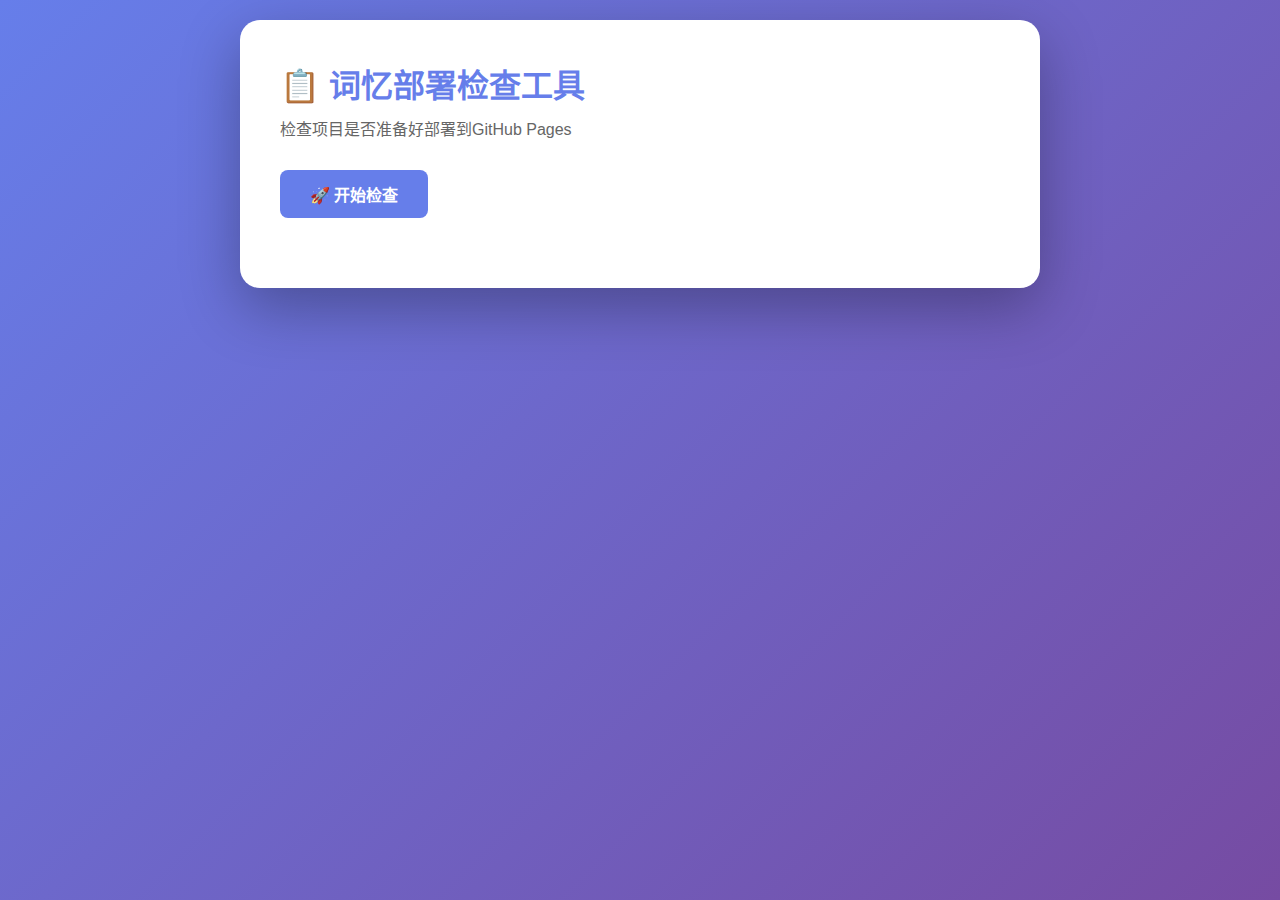
<file: check-deployment.html>
<!DOCTYPE html>
<html lang="zh-CN">
<head>
    <meta charset="UTF-8">
    <meta name="viewport" content="width=device-width, initial-scale=1.0">
    <title>词忆部署检查工具</title>
    <style>
        * {
            margin: 0;
            padding: 0;
            box-sizing: border-box;
        }
        
        body {
            font-family: -apple-system, BlinkMacSystemFont, "Segoe UI", sans-serif;
            background: linear-gradient(135deg, #667eea 0%, #764ba2 100%);
            min-height: 100vh;
            padding: 20px;
        }
        
        .container {
            max-width: 800px;
            margin: 0 auto;
            background: white;
            border-radius: 20px;
            padding: 40px;
            box-shadow: 0 20px 60px rgba(0,0,0,0.3);
        }
        
        h1 {
            color: #667eea;
            margin-bottom: 10px;
            font-size: 32px;
        }
        
        .subtitle {
            color: #666;
            margin-bottom: 30px;
        }
        
        .check-item {
            padding: 15px;
            margin-bottom: 15px;
            border-radius: 10px;
            border-left: 4px solid #ddd;
            background: #f8f9fa;
            transition: all 0.3s;
        }
        
        .check-item.success {
            border-left-color: #28a745;
            background: #d4edda;
        }
        
        .check-item.error {
            border-left-color: #dc3545;
            background: #f8d7da;
        }
        
        .check-item.warning {
            border-left-color: #ffc107;
            background: #fff3cd;
        }
        
        .check-title {
            font-weight: 600;
            margin-bottom: 5px;
            display: flex;
            align-items: center;
            gap: 10px;
        }
        
        .check-message {
            font-size: 14px;
            color: #666;
        }
        
        .icon {
            font-size: 20px;
        }
        
        .btn {
            background: #667eea;
            color: white;
            border: none;
            padding: 12px 30px;
            border-radius: 8px;
            cursor: pointer;
            font-size: 16px;
            font-weight: 600;
            transition: all 0.3s;
        }
        
        .btn:hover {
            background: #5568d3;
            transform: translateY(-2px);
            box-shadow: 0 5px 15px rgba(102, 126, 234, 0.4);
        }
        
        .summary {
            padding: 20px;
            background: #e7f3ff;
            border-radius: 10px;
            margin-top: 30px;
        }
        
        .summary h3 {
            color: #667eea;
            margin-bottom: 10px;
        }
        
        .stats {
            display: flex;
            gap: 20px;
            margin-top: 15px;
        }
        
        .stat {
            flex: 1;
            text-align: center;
            padding: 15px;
            background: white;
            border-radius: 8px;
        }
        
        .stat-number {
            font-size: 32px;
            font-weight: bold;
            margin-bottom: 5px;
        }
        
        .stat-label {
            font-size: 14px;
            color: #666;
        }
        
        .success-color { color: #28a745; }
        .error-color { color: #dc3545; }
        .warning-color { color: #ffc107; }
    </style>
</head>
<body>
    <div class="container">
        <h1>📋 词忆部署检查工具</h1>
        <p class="subtitle">检查项目是否准备好部署到GitHub Pages</p>
        
        <button class="btn" onclick="runChecks()">🚀 开始检查</button>
        
        <div id="results" style="margin-top: 30px;"></div>
        <div id="summary" style="display: none;"></div>
    </div>
    
    <script>
        async function runChecks() {
            const resultsDiv = document.getElementById('results');
            const summaryDiv = document.getElementById('summary');
            resultsDiv.innerHTML = '<p>正在检查...</p>';
            
            const checks = [];
            let successCount = 0;
            let errorCount = 0;
            let warningCount = 0;
            
            // 检查1: Service Worker
            try {
                const sw = await fetch('./service-worker.js');
                if (sw.ok) {
                    checks.push({
                        title: 'Service Worker',
                        message: 'service-worker.js 文件存在',
                        status: 'success'
                    });
                    successCount++;
                } else {
                    throw new Error();
                }
            } catch (e) {
                checks.push({
                    title: 'Service Worker',
                    message: '未找到 service-worker.js 文件',
                    status: 'error'
                });
                errorCount++;
            }
            
            // 检查2: Manifest
            try {
                const manifest = await fetch('./manifest.json');
                if (manifest.ok) {
                    checks.push({
                        title: 'PWA Manifest',
                        message: 'manifest.json 文件存在',
                        status: 'success'
                    });
                    successCount++;
                } else {
                    throw new Error();
                }
            } catch (e) {
                checks.push({
                    title: 'PWA Manifest',
                    message: '未找到 manifest.json 文件',
                    status: 'error'
                });
                errorCount++;
            }
            
            // 检查3: 图标 192x192
            try {
                const icon192 = await fetch('./static/image/icon-192.png');
                if (icon192.ok) {
                    checks.push({
                        title: 'PWA图标 (192x192)',
                        message: 'icon-192.png 文件存在',
                        status: 'success'
                    });
                    successCount++;
                } else {
                    throw new Error();
                }
            } catch (e) {
                checks.push({
                    title: 'PWA图标 (192x192)',
                    message: '未找到 static/image/icon-192.png 文件',
                    status: 'error'
                });
                errorCount++;
            }
            
            // 检查4: 图标 512x512
            try {
                const icon512 = await fetch('./static/image/icon-512.png');
                if (icon512.ok) {
                    checks.push({
                        title: 'PWA图标 (512x512)',
                        message: 'icon-512.png 文件存在',
                        status: 'success'
                    });
                    successCount++;
                } else {
                    throw new Error();
                }
            } catch (e) {
                checks.push({
                    title: 'PWA图标 (512x512)',
                    message: '未找到 static/image/icon-512.png 文件',
                    status: 'error'
                });
                errorCount++;
            }
            
            // 检查5: README
            try {
                const readme = await fetch('./README.md');
                if (readme.ok) {
                    checks.push({
                        title: 'README文档',
                        message: 'README.md 文件存在',
                        status: 'success'
                    });
                    successCount++;
                } else {
                    throw new Error();
                }
            } catch (e) {
                checks.push({
                    title: 'README文档',
                    message: '未找到 README.md 文件',
                    status: 'warning'
                });
                warningCount++;
            }
            
            // 检查6: localStorage支持
            if (typeof(Storage) !== "undefined") {
                checks.push({
                    title: 'localStorage支持',
                    message: '浏览器支持 localStorage',
                    status: 'success'
                });
                successCount++;
            } else {
                checks.push({
                    title: 'localStorage支持',
                    message: '浏览器不支持 localStorage',
                    status: 'error'
                });
                errorCount++;
            }
            
            // 检查7: Service Worker支持
            if ('serviceWorker' in navigator) {
                checks.push({
                    title: 'Service Worker支持',
                    message: '浏览器支持 Service Worker',
                    status: 'success'
                });
                successCount++;
            } else {
                checks.push({
                    title: 'Service Worker支持',
                    message: '浏览器不支持 Service Worker（需要HTTPS）',
                    status: 'warning'
                });
                warningCount++;
            }
            
            // 检查8: HTTPS
            if (location.protocol === 'https:' || location.hostname === 'localhost') {
                checks.push({
                    title: 'HTTPS协议',
                    message: '正在使用安全连接',
                    status: 'success'
                });
                successCount++;
            } else {
                checks.push({
                    title: 'HTTPS协议',
                    message: 'PWA需要HTTPS协议（GitHub Pages自动提供）',
                    status: 'warning'
                });
                warningCount++;
            }
            
            // 渲染结果
            resultsDiv.innerHTML = checks.map(check => `
                <div class="check-item ${check.status}">
                    <div class="check-title">
                        <span class="icon">${getIcon(check.status)}</span>
                        <span>${check.title}</span>
                    </div>
                    <div class="check-message">${check.message}</div>
                </div>
            `).join('');
            
            // 渲染总结
            summaryDiv.style.display = 'block';
            const total = successCount + errorCount + warningCount;
            const readyToDeploy = errorCount === 0;
            
            summaryDiv.innerHTML = `
                <div class="summary">
                    <h3>${readyToDeploy ? '✅ 准备就绪！' : '⚠️ 需要修复问题'}</h3>
                    <p>${readyToDeploy 
                        ? '项目已准备好部署到GitHub Pages！' 
                        : '请先修复错误项，警告项可以忽略。'}</p>
                    <div class="stats">
                        <div class="stat">
                            <div class="stat-number success-color">${successCount}</div>
                            <div class="stat-label">通过</div>
                        </div>
                        <div class="stat">
                            <div class="stat-number error-color">${errorCount}</div>
                            <div class="stat-label">错误</div>
                        </div>
                        <div class="stat">
                            <div class="stat-number warning-color">${warningCount}</div>
                            <div class="stat-label">警告</div>
                        </div>
                    </div>
                </div>
            `;
        }
        
        function getIcon(status) {
            switch(status) {
                case 'success': return '✅';
                case 'error': return '❌';
                case 'warning': return '⚠️';
                default: return '❓';
            }
        }
    </script>
</body>
</html>
</file>
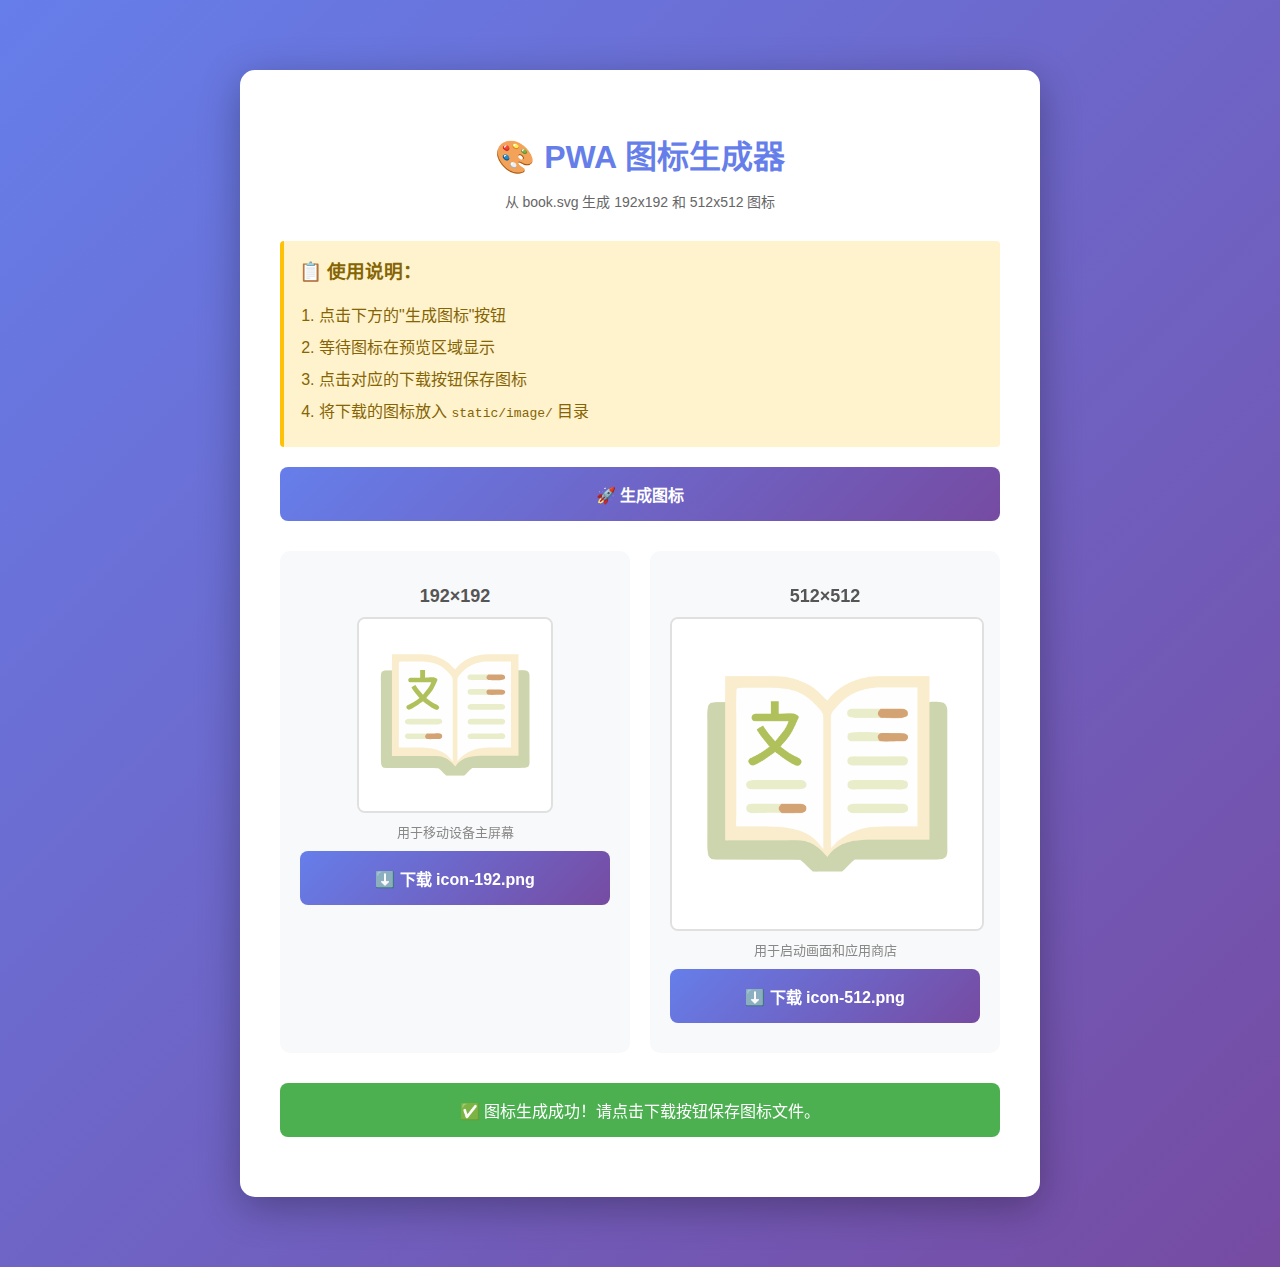
<file: generate-icons.html>
<!DOCTYPE html>
<html lang="zh-CN">
<head>
    <meta charset="UTF-8">
    <meta name="viewport" content="width=device-width, initial-scale=1.0">
    <title>PWA 图标生成器</title>
    <style>
        body {
            font-family: 'Segoe UI', Tahoma, Geneva, Verdana, sans-serif;
            max-width: 800px;
            margin: 50px auto;
            padding: 20px;
            background: linear-gradient(135deg, #667eea 0%, #764ba2 100%);
            color: #333;
        }
        .container {
            background: white;
            padding: 40px;
            border-radius: 15px;
            box-shadow: 0 10px 40px rgba(0,0,0,0.3);
        }
        h1 {
            color: #667eea;
            text-align: center;
            margin-bottom: 10px;
        }
        .subtitle {
            text-align: center;
            color: #666;
            margin-bottom: 30px;
            font-size: 14px;
        }
        .preview {
            display: flex;
            justify-content: space-around;
            margin: 30px 0;
            gap: 20px;
        }
        .preview-item {
            text-align: center;
            padding: 20px;
            background: #f8f9fa;
            border-radius: 10px;
            flex: 1;
        }
        .preview-item canvas {
            border: 2px solid #e0e0e0;
            border-radius: 8px;
            max-width: 100%;
            height: auto;
        }
        .preview-item h3 {
            margin: 15px 0 10px;
            color: #555;
            font-size: 18px;
        }
        .preview-item p {
            margin: 5px 0;
            color: #888;
            font-size: 13px;
        }
        button {
            display: block;
            width: 100%;
            padding: 15px;
            margin: 10px 0;
            font-size: 16px;
            font-weight: bold;
            color: white;
            background: linear-gradient(135deg, #667eea 0%, #764ba2 100%);
            border: none;
            border-radius: 8px;
            cursor: pointer;
            transition: transform 0.2s, box-shadow 0.2s;
        }
        button:hover {
            transform: translateY(-2px);
            box-shadow: 0 5px 20px rgba(102, 126, 234, 0.4);
        }
        button:active {
            transform: translateY(0);
        }
        .success {
            background: #4CAF50;
            color: white;
            padding: 15px;
            border-radius: 8px;
            margin: 20px 0;
            text-align: center;
            display: none;
        }
        .instructions {
            background: #fff3cd;
            border-left: 4px solid #ffc107;
            padding: 15px;
            margin: 20px 0;
            border-radius: 4px;
        }
        .instructions h3 {
            margin-top: 0;
            color: #856404;
        }
        .instructions ol {
            margin: 10px 0;
            padding-left: 20px;
        }
        .instructions li {
            margin: 8px 0;
            color: #856404;
        }
        .status {
            text-align: center;
            margin: 20px 0;
            font-weight: bold;
            color: #667eea;
        }
    </style>
</head>
<body>
    <div class="container">
        <h1>🎨 PWA 图标生成器</h1>
        <p class="subtitle">从 book.svg 生成 192x192 和 512x512 图标</p>

        <div class="instructions">
            <h3>📋 使用说明：</h3>
            <ol>
                <li>点击下方的"生成图标"按钮</li>
                <li>等待图标在预览区域显示</li>
                <li>点击对应的下载按钮保存图标</li>
                <li>将下载的图标放入 <code>static/image/</code> 目录</li>
            </ol>
        </div>

        <button id="generateBtn" onclick="generateIcons()">🚀 生成图标</button>

        <div class="status" id="status"></div>

        <div class="preview" id="preview" style="display: none;">
            <div class="preview-item">
                <h3>192×192</h3>
                <canvas id="canvas192" width="192" height="192"></canvas>
                <p>用于移动设备主屏幕</p>
                <button onclick="downloadIcon(192)">⬇️ 下载 icon-192.png</button>
            </div>
            <div class="preview-item">
                <h3>512×512</h3>
                <canvas id="canvas512" width="512" height="512"></canvas>
                <p>用于启动画面和应用商店</p>
                <button onclick="downloadIcon(512)">⬇️ 下载 icon-512.png</button>
            </div>
        </div>

        <div class="success" id="success">
            ✅ 图标生成成功！请点击下载按钮保存图标文件。
        </div>
    </div>

    <script>
        async function generateIcons() {
            const status = document.getElementById('status');
            const preview = document.getElementById('preview');
            const success = document.getElementById('success');
            const generateBtn = document.getElementById('generateBtn');

            status.textContent = '⏳ 正在生成图标...';
            generateBtn.disabled = true;
            preview.style.display = 'none';
            success.style.display = 'none';

            try {
                // 加载 SVG
                const response = await fetch('static/image/book.svg');
                const svgText = await response.text();

                // 创建一个临时的 img 元素来加载 SVG
                const img = new Image();
                const svgBlob = new Blob([svgText], { type: 'image/svg+xml' });
                const url = URL.createObjectURL(svgBlob);

                img.onload = function() {
                    // 生成 192x192
                    const canvas192 = document.getElementById('canvas192');
                    const ctx192 = canvas192.getContext('2d');
                    ctx192.fillStyle = 'white';
                    ctx192.fillRect(0, 0, 192, 192);
                    ctx192.drawImage(img, 0, 0, 192, 192);

                    // 生成 512x512
                    const canvas512 = document.getElementById('canvas512');
                    const ctx512 = canvas512.getContext('2d');
                    ctx512.fillStyle = 'white';
                    ctx512.fillRect(0, 0, 512, 512);
                    ctx512.drawImage(img, 0, 0, 512, 512);

                    // 清理
                    URL.revokeObjectURL(url);

                    // 显示结果
                    status.textContent = '';
                    preview.style.display = 'flex';
                    success.style.display = 'block';
                    generateBtn.disabled = false;
                };

                img.onerror = function() {
                    status.textContent = '❌ 加载 SVG 失败，请确保文件路径正确';
                    status.style.color = '#d32f2f';
                    generateBtn.disabled = false;
                };

                img.src = url;

            } catch (error) {
                status.textContent = '❌ 生成失败: ' + error.message;
                status.style.color = '#d32f2f';
                generateBtn.disabled = false;
            }
        }

        function downloadIcon(size) {
            const canvas = document.getElementById('canvas' + size);
            canvas.toBlob(function(blob) {
                const url = URL.createObjectURL(blob);
                const a = document.createElement('a');
                a.href = url;
                a.download = 'icon-' + size + '.png';
                document.body.appendChild(a);
                a.click();
                document.body.removeChild(a);
                URL.revokeObjectURL(url);
            }, 'image/png');
        }

        // 页面加载完成后自动生成
        window.addEventListener('load', function() {
            setTimeout(generateIcons, 500);
        });
    </script>
</body>
</html>
</file>
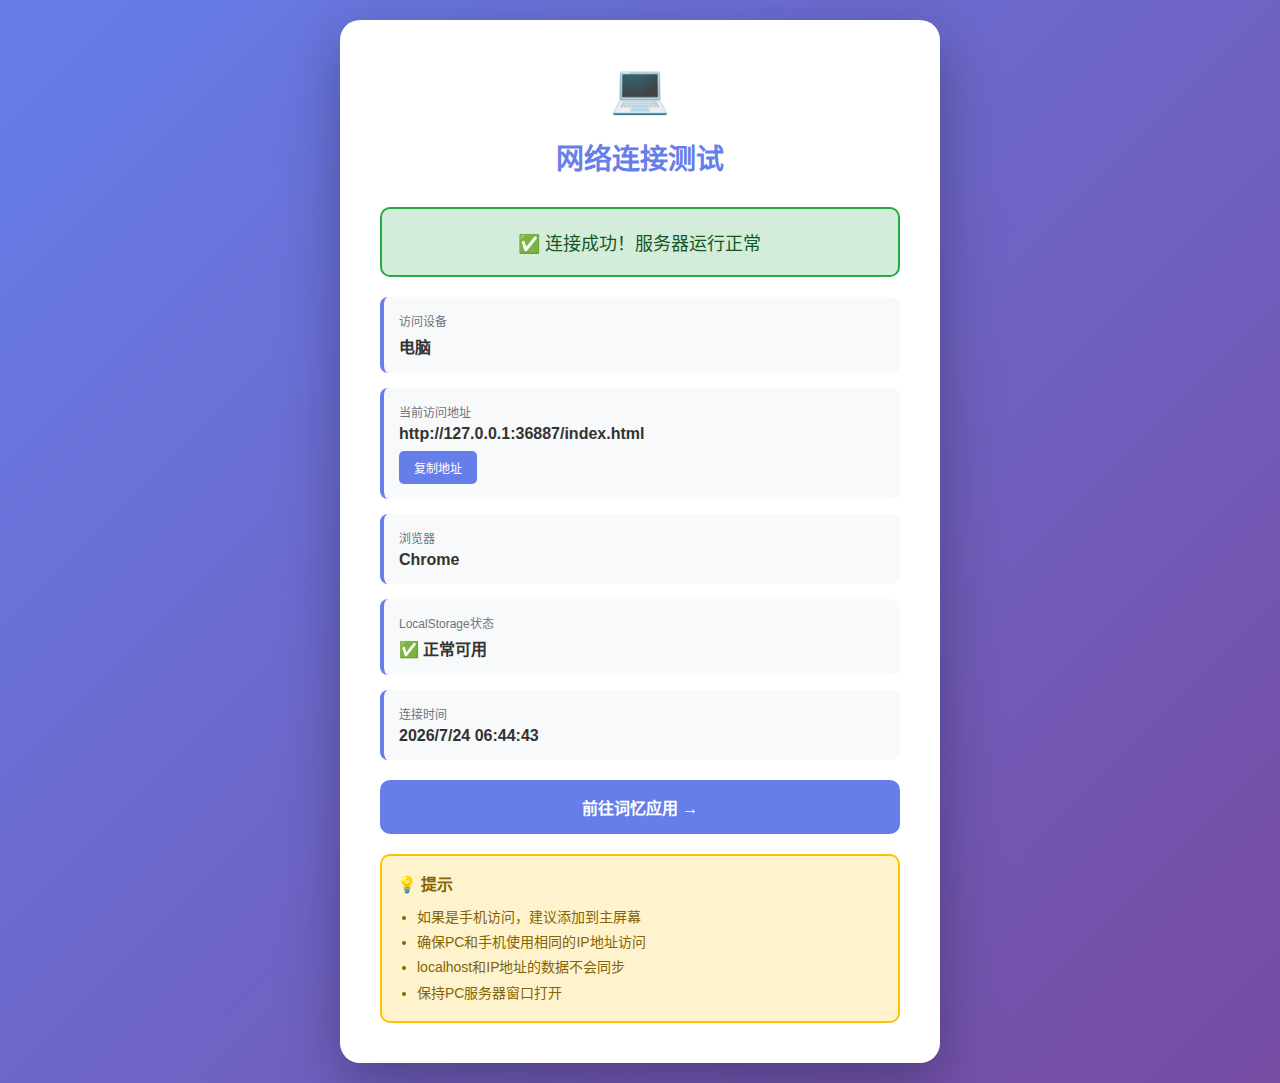
<file: network-test.html>
<!DOCTYPE html>
<html lang="zh-CN">
<head>
    <meta charset="UTF-8">
    <meta name="viewport" content="width=device-width, initial-scale=1.0">
    <title>词忆 - 网络连接测试</title>
    <style>
        * {
            margin: 0;
            padding: 0;
            box-sizing: border-box;
        }
        
        body {
            font-family: -apple-system, BlinkMacSystemFont, 'Segoe UI', 'Microsoft YaHei', sans-serif;
            background: linear-gradient(135deg, #667eea 0%, #764ba2 100%);
            min-height: 100vh;
            display: flex;
            align-items: center;
            justify-content: center;
            padding: 20px;
        }
        
        .container {
            background: white;
            border-radius: 20px;
            padding: 40px;
            max-width: 600px;
            width: 100%;
            box-shadow: 0 20px 60px rgba(0,0,0,0.3);
        }
        
        h1 {
            color: #667eea;
            margin-bottom: 30px;
            text-align: center;
            font-size: 28px;
        }
        
        .status {
            padding: 20px;
            border-radius: 10px;
            margin-bottom: 20px;
            text-align: center;
            font-size: 18px;
            font-weight: 500;
        }
        
        .success {
            background: #d4edda;
            color: #155724;
            border: 2px solid #28a745;
        }
        
        .info {
            background: #d1ecf1;
            color: #0c5460;
            border: 2px solid #17a2b8;
        }
        
        .info-grid {
            display: grid;
            gap: 15px;
            margin-top: 20px;
        }
        
        .info-item {
            background: #f8f9fa;
            padding: 15px;
            border-radius: 8px;
            border-left: 4px solid #667eea;
        }
        
        .info-label {
            font-size: 12px;
            color: #6c757d;
            margin-bottom: 5px;
        }
        
        .info-value {
            font-size: 16px;
            font-weight: 600;
            color: #333;
            word-break: break-all;
        }
        
        .copy-btn {
            background: #667eea;
            color: white;
            border: none;
            padding: 8px 15px;
            border-radius: 5px;
            cursor: pointer;
            font-size: 12px;
            margin-top: 8px;
            transition: all 0.3s;
        }
        
        .copy-btn:hover {
            background: #5568d3;
            transform: translateY(-2px);
        }
        
        .copy-btn:active {
            transform: translateY(0);
        }
        
        .btn-primary {
            display: block;
            width: 100%;
            background: #667eea;
            color: white;
            border: none;
            padding: 15px;
            border-radius: 10px;
            font-size: 16px;
            font-weight: 600;
            cursor: pointer;
            margin-top: 20px;
            transition: all 0.3s;
        }
        
        .btn-primary:hover {
            background: #5568d3;
            transform: translateY(-2px);
            box-shadow: 0 5px 20px rgba(102, 126, 234, 0.4);
        }
        
        .device-icon {
            font-size: 48px;
            text-align: center;
            margin-bottom: 20px;
        }
        
        .tips {
            background: #fff3cd;
            border: 2px solid #ffc107;
            border-radius: 10px;
            padding: 15px;
            margin-top: 20px;
        }
        
        .tips-title {
            font-weight: 600;
            color: #856404;
            margin-bottom: 10px;
        }
        
        .tips-list {
            font-size: 14px;
            color: #856404;
            line-height: 1.8;
            padding-left: 20px;
        }
    </style>
</head>
<body>
    <div class="container">
        <div class="device-icon" id="deviceIcon">📱</div>
        <h1>网络连接测试</h1>
        
        <div class="status success">
            ✅ 连接成功！服务器运行正常
        </div>
        
        <div class="info-grid">
            <div class="info-item">
                <div class="info-label">访问设备</div>
                <div class="info-value" id="deviceType">检测中...</div>
            </div>
            
            <div class="info-item">
                <div class="info-label">当前访问地址</div>
                <div class="info-value" id="currentUrl">-</div>
                <button class="copy-btn" onclick="copyUrl()">复制地址</button>
            </div>
            
            <div class="info-item">
                <div class="info-label">浏览器</div>
                <div class="info-value" id="browser">-</div>
            </div>
            
            <div class="info-item">
                <div class="info-label">LocalStorage状态</div>
                <div class="info-value" id="storageStatus">-</div>
            </div>
            
            <div class="info-item">
                <div class="info-label">连接时间</div>
                <div class="info-value" id="timestamp">-</div>
            </div>
        </div>
        
        <button class="btn-primary" onclick="goToApp()">
            前往词忆应用 →
        </button>
        
        <div class="tips">
            <div class="tips-title">💡 提示</div>
            <ul class="tips-list">
                <li>如果是手机访问，建议添加到主屏幕</li>
                <li>确保PC和手机使用相同的IP地址访问</li>
                <li>localhost和IP地址的数据不会同步</li>
                <li>保持PC服务器窗口打开</li>
            </ul>
        </div>
    </div>
    
    <script>
        // 检测设备类型
        function detectDevice() {
            const ua = navigator.userAgent;
            if (/mobile/i.test(ua)) {
                document.getElementById('deviceIcon').textContent = '📱';
                return '手机' + (/(iPad|iPhone|iPod)/i.test(ua) ? ' (iOS)' : /(Android)/i.test(ua) ? ' (Android)' : '');
            } else if (/tablet|ipad/i.test(ua)) {
                document.getElementById('deviceIcon').textContent = '📱';
                return '平板';
            } else {
                document.getElementById('deviceIcon').textContent = '💻';
                return '电脑';
            }
        }
        
        // 检测浏览器
        function detectBrowser() {
            const ua = navigator.userAgent;
            if (ua.indexOf('Chrome') > -1 && ua.indexOf('Edge') === -1) return 'Chrome';
            if (ua.indexOf('Safari') > -1 && ua.indexOf('Chrome') === -1) return 'Safari';
            if (ua.indexOf('Firefox') > -1) return 'Firefox';
            if (ua.indexOf('Edge') > -1) return 'Edge';
            return '未知浏览器';
        }
        
        // 检测LocalStorage
        function checkStorage() {
            try {
                localStorage.setItem('test', 'test');
                localStorage.removeItem('test');
                return '✅ 正常可用';
            } catch (e) {
                return '❌ 不可用';
            }
        }
        
        // 复制URL
        function copyUrl() {
            const url = document.getElementById('currentUrl').textContent;
            navigator.clipboard.writeText(url).then(() => {
                alert('✅ 地址已复制到剪贴板');
            }).catch(() => {
                // 备用方案
                const textArea = document.createElement('textarea');
                textArea.value = url;
                document.body.appendChild(textArea);
                textArea.select();
                document.execCommand('copy');
                document.body.removeChild(textArea);
                alert('✅ 地址已复制到剪贴板');
            });
        }
        
        // 前往应用
        function goToApp() {
            window.location.href = 'index.html';
        }
        
        // 初始化
        window.onload = function() {
            document.getElementById('deviceType').textContent = detectDevice();
            document.getElementById('currentUrl').textContent = window.location.href.replace('network-test.html', 'index.html');
            document.getElementById('browser').textContent = detectBrowser();
            document.getElementById('storageStatus').textContent = checkStorage();
            document.getElementById('timestamp').textContent = new Date().toLocaleString('zh-CN');
        };
    </script>
</body>
</html>
</file>
